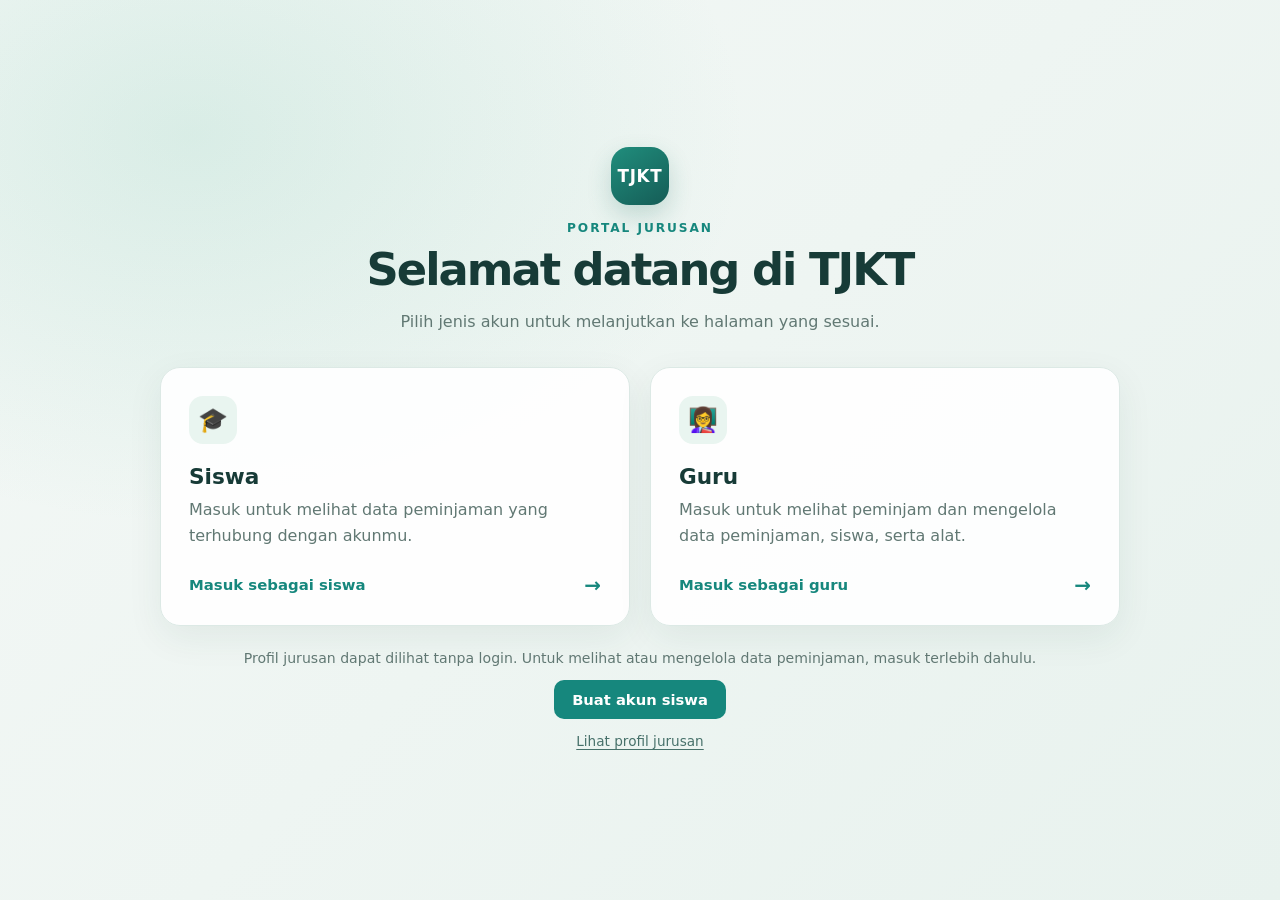
<file: index.html>
<!DOCTYPE html>
<html lang="id">
<head>
    <meta charset="UTF-8">
    <meta name="viewport" content="width=device-width, initial-scale=1.0">
    <meta name="theme-color" content="#123c38">
    <title>Pilih Akses | Portal TJKT</title>
    <style>
        :root {
            color-scheme: light;
            --ink: #173b37;
            --muted: #617873;
            --teal: #16877d;
            --line: #dce9e5;
        }

        * {
            box-sizing: border-box;
        }

        body {
            display: grid;
            min-height: 100vh;
            margin: 0;
            padding: 32px 20px;
            place-items: center;
            color: var(--ink);
            background:
                radial-gradient(ellipse at 15% 15%, rgba(116, 196, 171, 0.2), transparent 36%),
                linear-gradient(135deg, #f4f8f6, #e8f2ee);
            font-family: "Segoe UI", system-ui, -apple-system, BlinkMacSystemFont, sans-serif;
        }

        main {
            width: min(100%, 960px);
        }

        .intro {
            margin-bottom: 32px;
            text-align: center;
        }

        .brand {
            display: inline-flex;
            align-items: center;
            justify-content: center;
            width: 58px;
            height: 58px;
            margin-bottom: 16px;
            color: #fff;
            background: linear-gradient(145deg, #208e7d, #155c56);
            border-radius: 18px;
            box-shadow: 0 10px 24px rgba(22, 104, 91, 0.2);
            font-size: 1.05rem;
            font-weight: 800;
            letter-spacing: 0.04em;
        }

        .eyebrow {
            margin: 0 0 8px;
            color: var(--teal);
            font-size: 0.76rem;
            font-weight: 750;
            letter-spacing: 0.16em;
            text-transform: uppercase;
        }

        h1 {
            margin: 0;
            font-size: clamp(1.9rem, 5vw, 2.8rem);
            letter-spacing: -0.045em;
        }

        .intro > p:last-child {
            max-width: 530px;
            margin: 12px auto 0;
            color: var(--muted);
            line-height: 1.7;
        }

        .choices {
            display: grid;
            grid-template-columns: repeat(2, minmax(0, 1fr));
            gap: 20px;
        }

        .choice {
            display: flex;
            min-height: 255px;
            flex-direction: column;
            padding: 28px;
            color: inherit;
            background: rgba(255, 255, 255, 0.92);
            border: 1px solid var(--line);
            border-radius: 20px;
            box-shadow: 0 12px 36px rgba(26, 65, 57, 0.07);
            text-decoration: none;
            transition: transform 180ms ease, box-shadow 180ms ease, border-color 180ms ease;
        }

        .choice:hover,
        .choice:focus-visible {
            border-color: #9fc9bd;
            box-shadow: 0 18px 42px rgba(26, 65, 57, 0.13);
            transform: translateY(-4px);
        }

        .choice:focus-visible,
        .public-link:focus-visible {
            outline: 3px solid #69b9aa;
            outline-offset: 4px;
        }

        .icon {
            display: grid;
            width: 48px;
            height: 48px;
            margin-bottom: 20px;
            place-items: center;
            background: #e9f5f0;
            border-radius: 14px;
            font-size: 1.5rem;
        }

        .choice h2 {
            margin: 0 0 8px;
            font-size: 1.35rem;
        }

        .choice p {
            margin: 0;
            color: var(--muted);
            line-height: 1.65;
        }

        .action {
            display: flex;
            align-items: center;
            justify-content: space-between;
            margin-top: auto;
            padding-top: 24px;
            color: var(--teal);
            font-size: 0.93rem;
            font-weight: 750;
        }

        .arrow {
            font-size: 1.25rem;
            transition: transform 180ms ease;
        }

        .choice:hover .arrow {
            transform: translateX(4px);
        }

        .footer {
            margin: 24px 0 0;
            color: var(--muted);
            font-size: 0.88rem;
            text-align: center;
        }

        .public-link {
            display: inline-block;
            margin-top: 10px;
            padding: 4px 8px;
            color: #47716a;
            font-size: 0.85rem;
            text-decoration: underline;
            text-underline-offset: 3px;
        }

        .register-link {
            display: inline-block;
            margin-top: 14px;
            padding: 11px 18px;
            color: #fff;
            background: var(--teal);
            border-radius: 10px;
            font-size: 0.92rem;
            font-weight: 700;
            text-decoration: none;
            transition: background-color 180ms ease, transform 180ms ease;
        }

        .register-link:hover {
            color: #fff;
            background: #116d65;
            transform: translateY(-2px);
        }

        @media (max-width: 620px) {
            body {
                padding: 28px 16px;
            }

            .intro {
                margin-bottom: 24px;
            }

            .choices {
                grid-template-columns: 1fr;
                gap: 14px;
            }

            .choice {
                min-height: 220px;
                padding: 24px;
            }
        }

        @media (prefers-reduced-motion: reduce) {
            *,
            *::before,
            *::after {
                scroll-behavior: auto !important;
                transition-duration: 0.01ms !important;
            }
        }
    </style>
</head>
<body>
    <main>
        <header class="intro">
            <div class="brand" aria-hidden="true">TJKT</div>
            <p class="eyebrow">Portal Jurusan</p>
            <h1>Selamat datang di TJKT</h1>
            <p>Pilih jenis akun untuk melanjutkan ke halaman yang sesuai.</p>
        </header>

        <section class="choices" aria-label="Pilih jenis akun">
            <a class="choice" href="login.php?role=siswa">
                <span class="icon" aria-hidden="true">🎓</span>
                <h2>Siswa</h2>
                <p>Masuk untuk melihat data peminjaman yang terhubung dengan akunmu.</p>
                <span class="action">Masuk sebagai siswa <span class="arrow" aria-hidden="true">→</span></span>
            </a>
            <a class="choice" href="login.php?role=guru">
                <span class="icon" aria-hidden="true">👩‍🏫</span>
                <h2>Guru</h2>
                <p>Masuk untuk melihat peminjam dan mengelola data peminjaman, siswa, serta alat.</p>
                <span class="action">Masuk sebagai guru <span class="arrow" aria-hidden="true">→</span></span>
            </a>
        </section>

        <p class="footer">Profil jurusan dapat dilihat tanpa login. Untuk melihat atau mengelola data peminjaman, masuk terlebih dahulu.</p>
        <div style="text-align:center">
            <a class="register-link" href="daftar_siswa.php">Buat akun siswa</a><br>
            <a class="public-link" href="beranda.html">Lihat profil jurusan</a>
        </div>
    </main>
</body>
</html>
</file>
